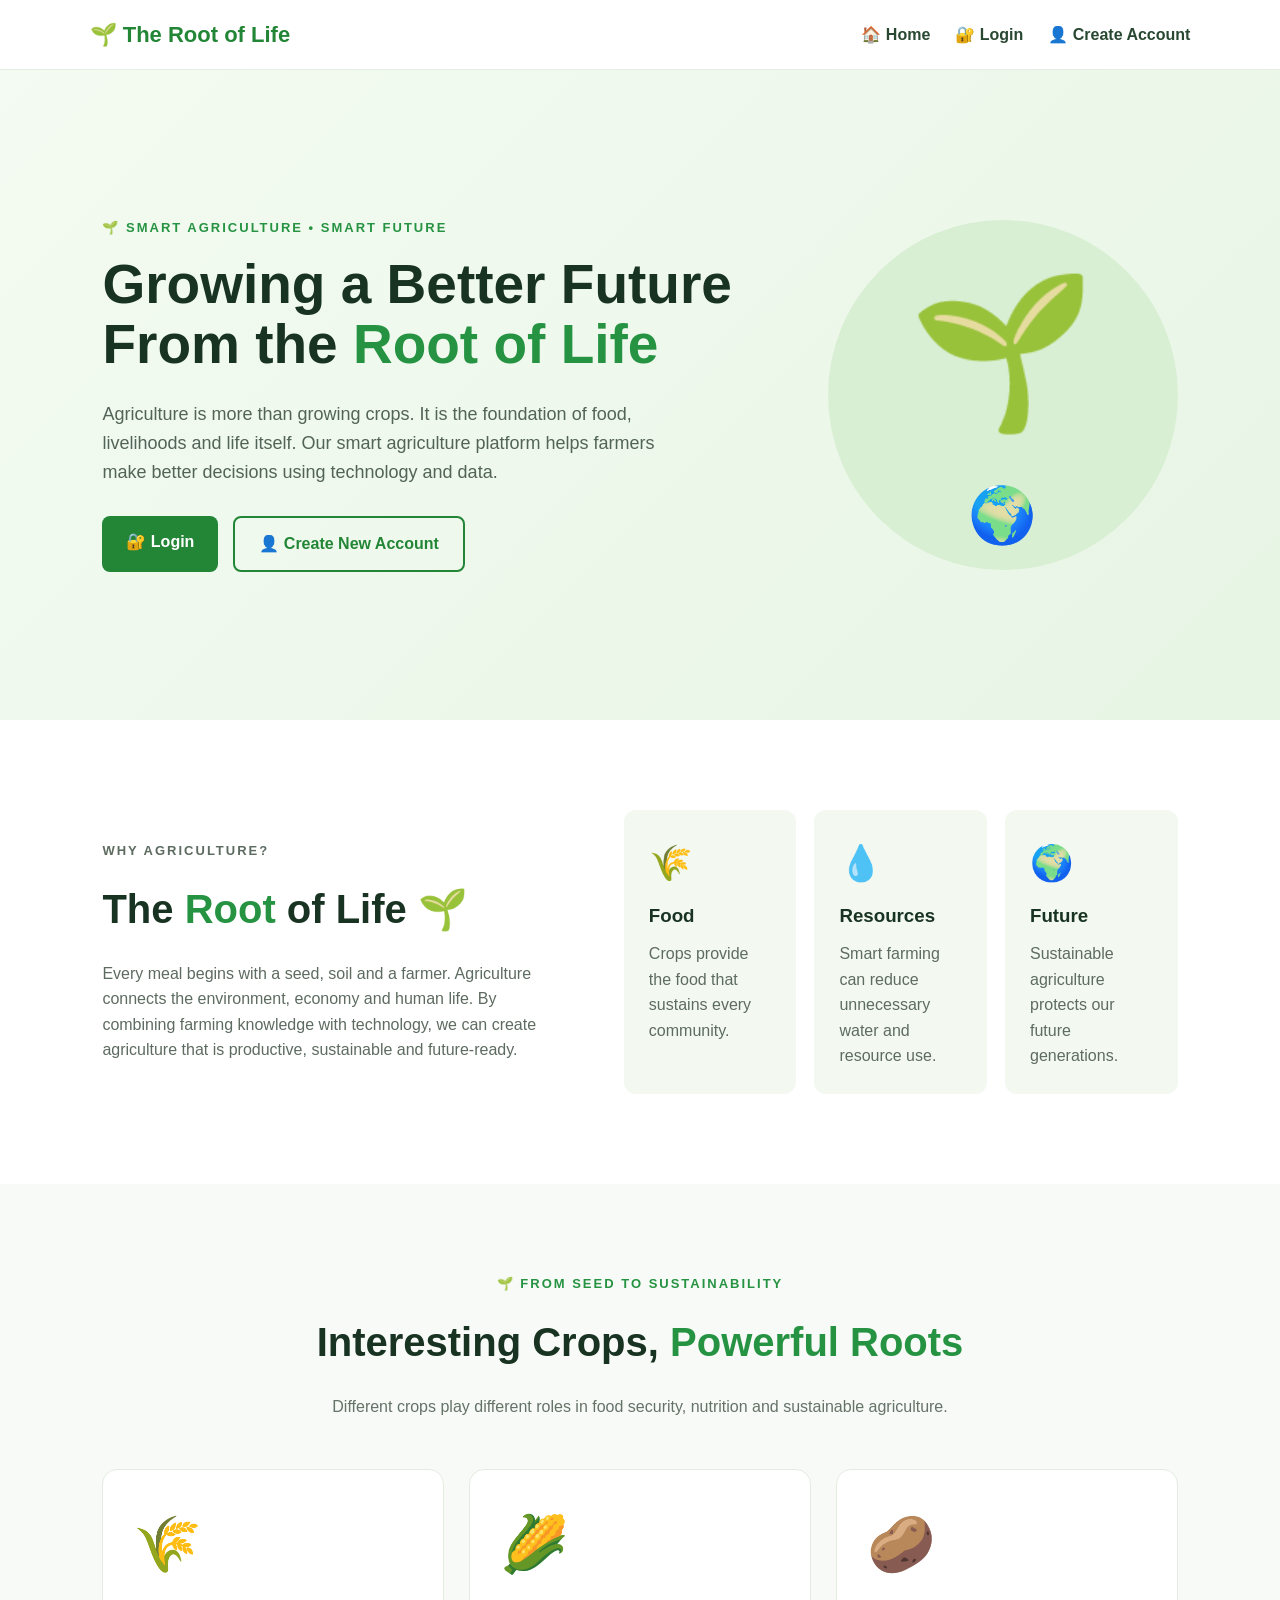
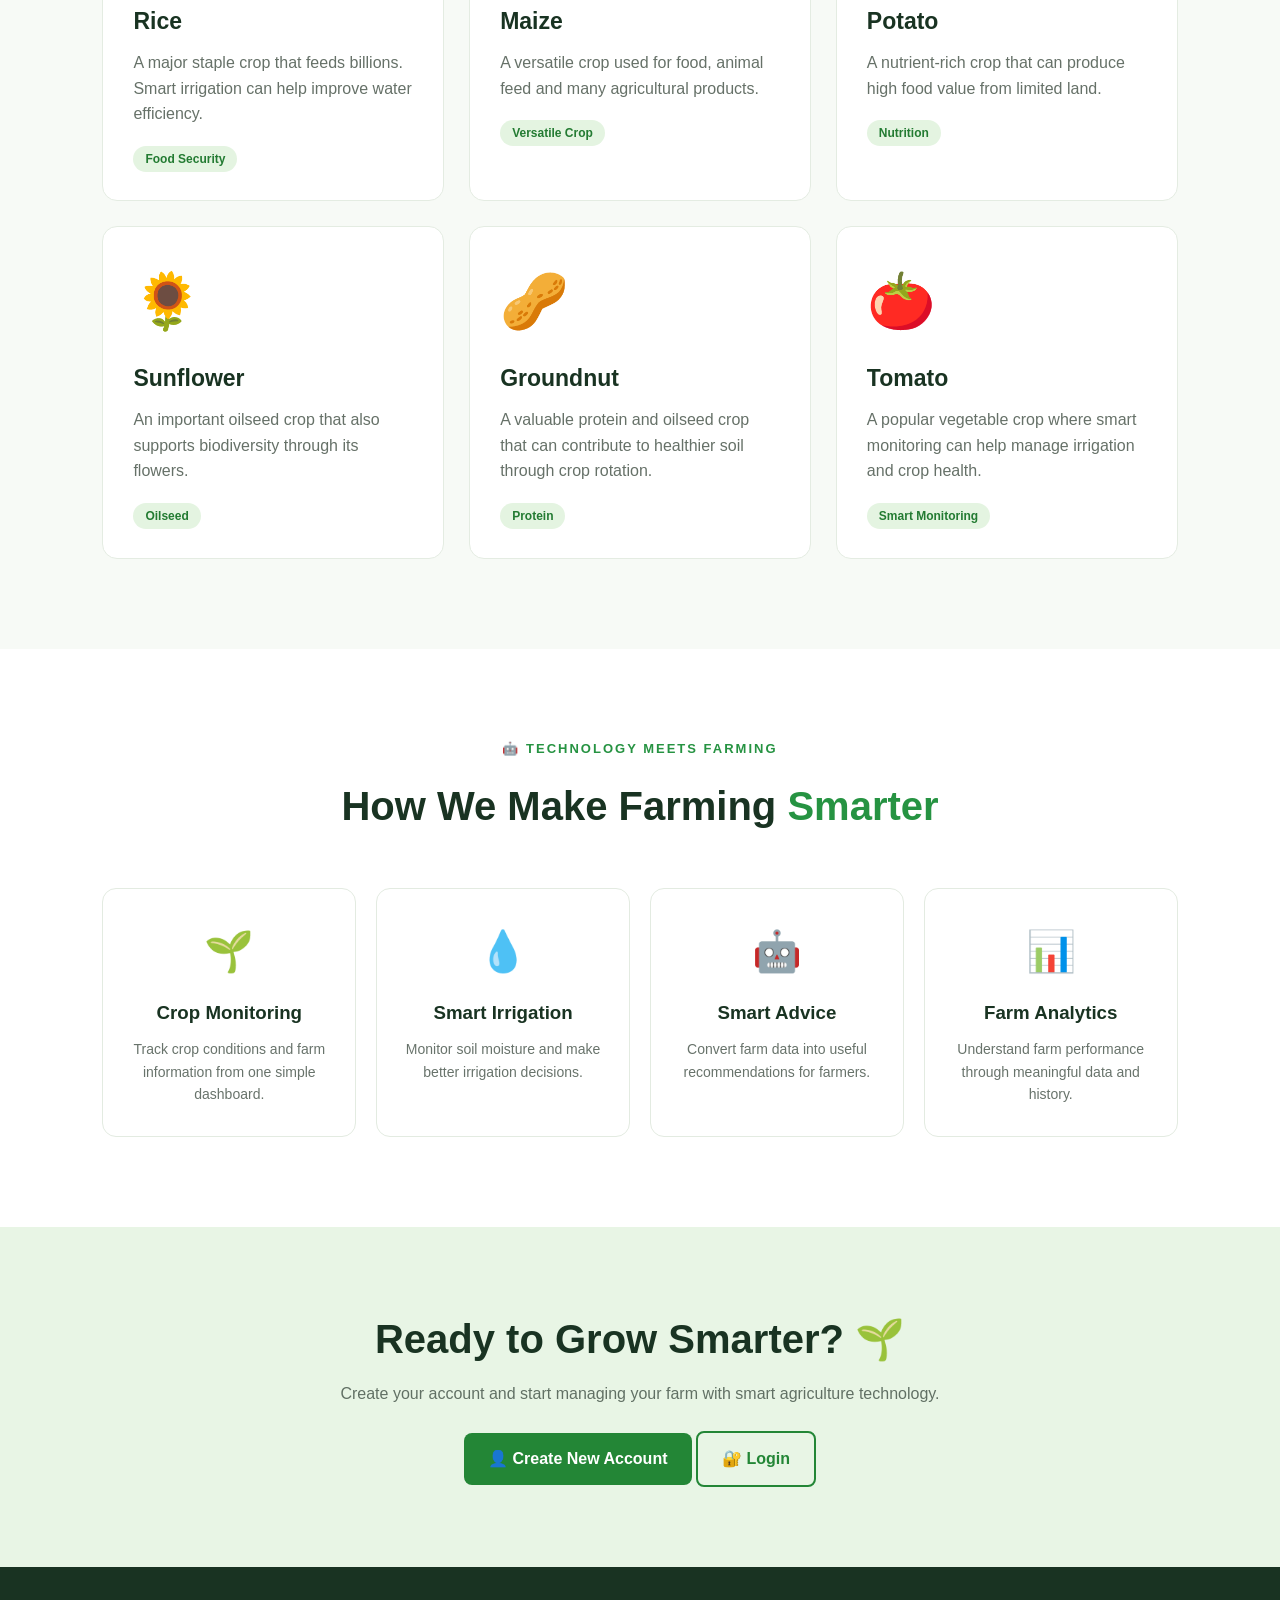
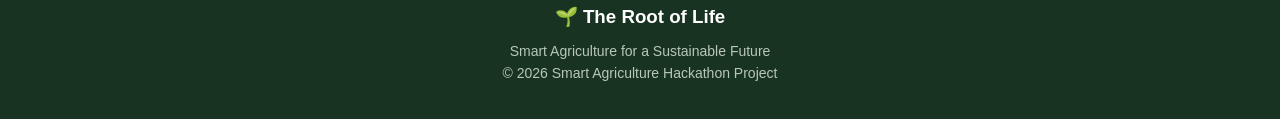
<file: index.html>
<!DOCTYPE html>
<html lang="en">

<head>
    <meta charset="UTF-8">
    <meta name="viewport" content="width=device-width, initial-scale=1.0">

    <title>The Root of Life | Smart Agriculture</title>

    <link rel="stylesheet" href="style.css">
</head>

<body>

    <!-- =========================
         NAVBAR
    ========================== -->

    <header>

        <div class="logo">
            🌱 The Root of Life
        </div>

        <nav>

            <a href="index.html">
                🏠 Home
            </a>

            <a href="login.html" class="nav-login">
                🔐 Login
            </a>

            <a href="signup.html" class="nav-signup">
                👤 Create Account
            </a>

        </nav>

    </header>


    <!-- =========================
         HERO SECTION
    ========================== -->

    <section class="hero">

        <div class="hero-text">

            <p class="tagline">
                🌱 SMART AGRICULTURE • SMART FUTURE
            </p>

            <h1>
                Growing a Better Future
                <br>
                From the <span>Root of Life</span>
            </h1>

            <p>
                Agriculture is more than growing crops.
                It is the foundation of food, livelihoods and life itself.
                Our smart agriculture platform helps farmers make
                better decisions using technology and data.
            </p>


            <!-- HERO BUTTONS -->

            <div class="buttons">

                <a href="login.html" class="btn primary">
                    🔐 Login
                </a>

                <a href="signup.html" class="btn secondary">
                    👤 Create New Account
                </a>

            </div>

        </div>


        <!-- HERO VISUAL -->

        <div class="hero-visual">

            <div class="plant">
                🌱
            </div>

            <div class="soil">
                🌍
            </div>

        </div>

    </section>


    <!-- =========================
         ROOT OF LIFE SECTION
    ========================== -->

    <section class="root-section">

        <div>

            <p class="small-title">
                WHY AGRICULTURE?
            </p>

            <h2>
                The <span>Root</span> of Life 🌱
            </h2>

            <p>
                Every meal begins with a seed, soil and a farmer.
                Agriculture connects the environment, economy and
                human life. By combining farming knowledge with
                technology, we can create agriculture that is
                productive, sustainable and future-ready.
            </p>

        </div>


        <div class="root-cards">

            <!-- FOOD -->

            <div class="root-card">

                <span>🌾</span>

                <h3>
                    Food
                </h3>

                <p>
                    Crops provide the food that sustains every community.
                </p>

            </div>


            <!-- RESOURCES -->

            <div class="root-card">

                <span>💧</span>

                <h3>
                    Resources
                </h3>

                <p>
                    Smart farming can reduce unnecessary water
                    and resource use.
                </p>

            </div>


            <!-- FUTURE -->

            <div class="root-card">

                <span>🌍</span>

                <h3>
                    Future
                </h3>

                <p>
                    Sustainable agriculture protects our future
                    generations.
                </p>

            </div>

        </div>

    </section>


    <!-- =========================
         CROPS SECTION
    ========================== -->

    <section id="crops" class="crops-section">

        <div class="section-heading">

            <p class="small-title">
                🌱 FROM SEED TO SUSTAINABILITY
            </p>

            <h2>
                Interesting Crops,
                <span>Powerful Roots</span>
            </h2>

            <p>
                Different crops play different roles in food security,
                nutrition and sustainable agriculture.
            </p>

        </div>


        <div class="crop-grid">


            <!-- RICE -->

            <div class="crop-card">

                <div class="crop-icon">
                    🌾
                </div>

                <h3>
                    Rice
                </h3>

                <p>
                    A major staple crop that feeds billions.
                    Smart irrigation can help improve water efficiency.
                </p>

                <span class="crop-tag">
                    Food Security
                </span>

            </div>


            <!-- MAIZE -->

            <div class="crop-card">

                <div class="crop-icon">
                    🌽
                </div>

                <h3>
                    Maize
                </h3>

                <p>
                    A versatile crop used for food, animal feed
                    and many agricultural products.
                </p>

                <span class="crop-tag">
                    Versatile Crop
                </span>

            </div>


            <!-- POTATO -->

            <div class="crop-card">

                <div class="crop-icon">
                    🥔
                </div>

                <h3>
                    Potato
                </h3>

                <p>
                    A nutrient-rich crop that can produce high
                    food value from limited land.
                </p>

                <span class="crop-tag">
                    Nutrition
                </span>

            </div>


            <!-- SUNFLOWER -->

            <div class="crop-card">

                <div class="crop-icon">
                    🌻
                </div>

                <h3>
                    Sunflower
                </h3>

                <p>
                    An important oilseed crop that also supports
                    biodiversity through its flowers.
                </p>

                <span class="crop-tag">
                    Oilseed
                </span>

            </div>


            <!-- GROUNDNUT -->

            <div class="crop-card">

                <div class="crop-icon">
                    🥜
                </div>

                <h3>
                    Groundnut
                </h3>

                <p>
                    A valuable protein and oilseed crop that can
                    contribute to healthier soil through crop rotation.
                </p>

                <span class="crop-tag">
                    Protein
                </span>

            </div>


            <!-- TOMATO -->

            <div class="crop-card">

                <div class="crop-icon">
                    🍅
                </div>

                <h3>
                    Tomato
                </h3>

                <p>
                    A popular vegetable crop where smart monitoring
                    can help manage irrigation and crop health.
                </p>

                <span class="crop-tag">
                    Smart Monitoring
                </span>

            </div>

        </div>

    </section>


    <!-- =========================
         SMART AGRICULTURE
    ========================== -->

    <section class="smart-section">

        <div class="section-heading">

            <p class="small-title">
                🤖 TECHNOLOGY MEETS FARMING
            </p>

            <h2>
                How We Make Farming
                <span>Smarter</span>
            </h2>

        </div>


        <div class="feature-grid">


            <!-- CROP MONITORING -->

            <div class="feature">

                <div>
                    🌱
                </div>

                <h3>
                    Crop Monitoring
                </h3>

                <p>
                    Track crop conditions and farm information
                    from one simple dashboard.
                </p>

            </div>


            <!-- IRRIGATION -->

            <div class="feature">

                <div>
                    💧
                </div>

                <h3>
                    Smart Irrigation
                </h3>

                <p>
                    Monitor soil moisture and make better
                    irrigation decisions.
                </p>

            </div>


            <!-- SMART ADVICE -->

            <div class="feature">

                <div>
                    🤖
                </div>

                <h3>
                    Smart Advice
                </h3>

                <p>
                    Convert farm data into useful recommendations
                    for farmers.
                </p>

            </div>


            <!-- FARM ANALYTICS -->

            <div class="feature">

                <div>
                    📊
                </div>

                <h3>
                    Farm Analytics
                </h3>

                <p>
                    Understand farm performance through meaningful
                    data and history.
                </p>

            </div>

        </div>

    </section>


    <!-- =========================
         CALL TO ACTION
    ========================== -->

    <section class="cta">

        <h2>
            Ready to Grow Smarter? 🌱
        </h2>

        <p>
            Create your account and start managing your farm
            with smart agriculture technology.
        </p>

        <a href="signup.html" class="btn primary">
            👤 Create New Account
        </a>

        <a href="login.html" class="btn secondary">
            🔐 Login
        </a>

    </section>


    <!-- =========================
         FOOTER
    ========================== -->

    <footer>

        <h3>
            🌱 The Root of Life
        </h3>

        <p>
            Smart Agriculture for a Sustainable Future
        </p>

        <p>
            © 2026 Smart Agriculture Hackathon Project
        </p>

    </footer>


</body>

</html>
</file>
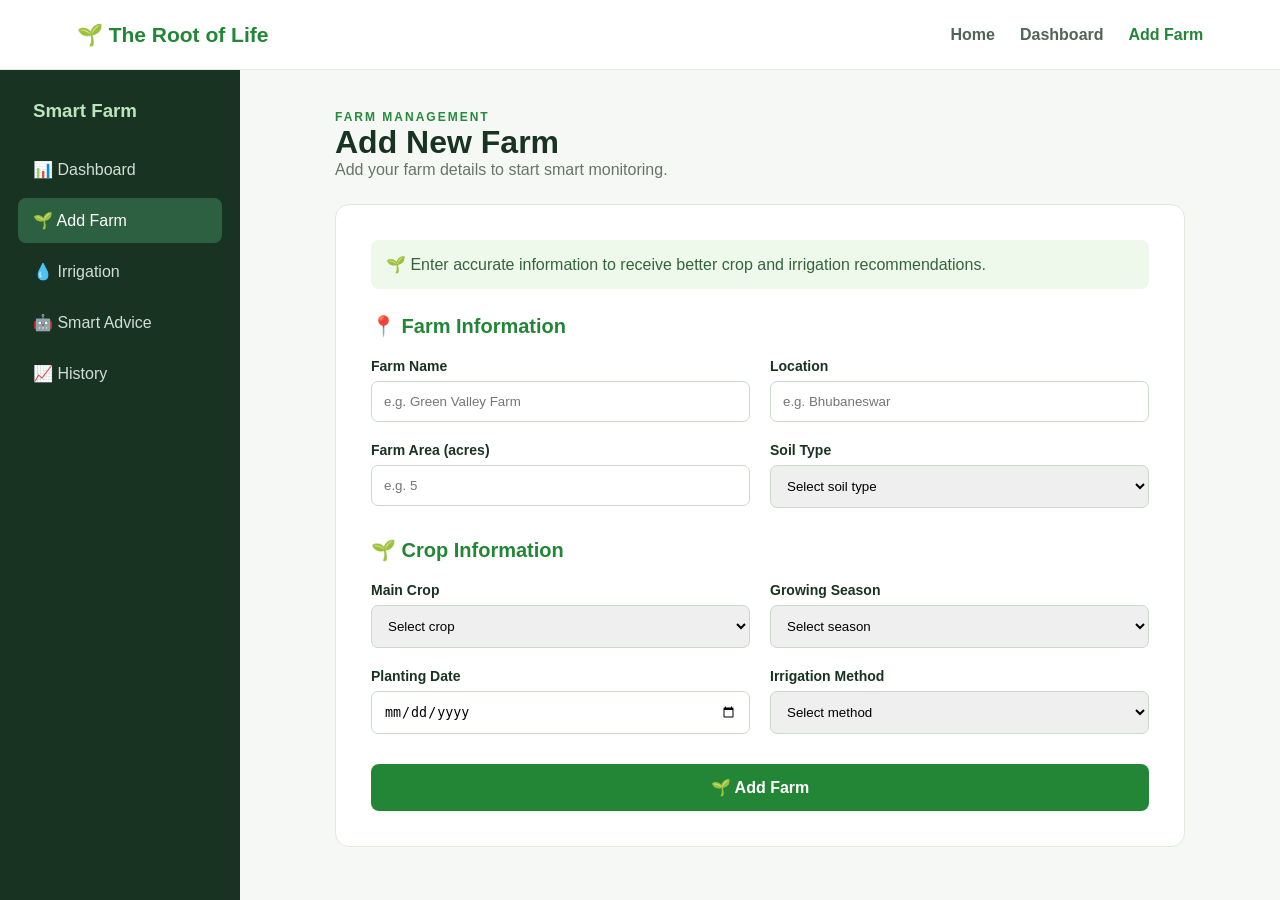
<file: add-farm.html>
<!DOCTYPE html>
<html lang="en">
<head>
    <meta charset="UTF-8">
    <meta name="viewport" content="width=device-width, initial-scale=1.0">
    <title>Add Farm | The Root of Life</title>
    <link rel="stylesheet" href="dashboard.css">

    <style>
        .form-container {
            max-width: 850px;
            margin: auto;
        }

        .form-box {
            background: white;
            padding: 35px;
            border-radius: 14px;
            border: 1px solid #e1e9df;
        }

        .form-section {
            margin-bottom: 30px;
        }

        .form-section h2 {
            font-size: 20px;
            margin-bottom: 20px;
            color: #238636;
        }

        .form-grid {
            display: grid;
            grid-template-columns: 1fr 1fr;
            gap: 20px;
        }

        .input-group label {
            display: block;
            margin-bottom: 7px;
            font-weight: bold;
            font-size: 14px;
        }

        .input-group input,
        .input-group select {
            width: 100%;
            padding: 12px;
            border: 1px solid #ccd8cc;
            border-radius: 7px;
            outline: none;
        }

        .input-group input:focus,
        .input-group select:focus {
            border-color: #238636;
        }

        .submit-btn {
            width: 100%;
            border: none;
            background: #238636;
            color: white;
            padding: 14px;
            border-radius: 8px;
            font-weight: bold;
            font-size: 16px;
            cursor: pointer;
        }

        .submit-btn:hover {
            background: #17672a;
        }

        .info-box {
            background: #eef8eb;
            padding: 15px;
            border-radius: 8px;
            margin-bottom: 25px;
            color: #35633c;
        }

        @media(max-width:600px) {
            .form-grid {
                grid-template-columns: 1fr;
            }

            .form-box {
                padding: 20px;
            }
        }
    </style>
</head>

<body>

<header class="topbar">
    <div class="logo">🌱 The Root of Life</div>

    <nav>
        <a href="index.html">Home</a>
        <a href="dashboard.html">Dashboard</a>
        <a href="add-farm.html" class="active">Add Farm</a>
    </nav>
</header>

<div class="dashboard-layout">

    <aside class="sidebar">
        <h3>Smart Farm</h3>

        <a href="dashboard.html">📊 Dashboard</a>
        <a href="add-farm.html" class="side-active">🌱 Add Farm</a>
        <a href="irrigation.html">💧 Irrigation</a>
        <a href="smart-advice.html">🤖 Smart Advice</a>
        <a href="history.html">📈 History</a>
    </aside>

    <main class="main-content">

        <div class="form-container">

            <p class="small-title">FARM MANAGEMENT</p>
            <h1>Add New Farm</h1>
            <p style="color:#68746b; margin-bottom:25px;">
                Add your farm details to start smart monitoring.
            </p>

            <div class="form-box">

                <div class="info-box">
                    🌱 Enter accurate information to receive better
                    crop and irrigation recommendations.
                </div>

                <form>

                    <div class="form-section">

                        <h2>📍 Farm Information</h2>

                        <div class="form-grid">

                            <div class="input-group">
                                <label>Farm Name</label>
                                <input type="text"
                                       placeholder="e.g. Green Valley Farm">
                            </div>

                            <div class="input-group">
                                <label>Location</label>
                                <input type="text"
                                       placeholder="e.g. Bhubaneswar">
                            </div>

                            <div class="input-group">
                                <label>Farm Area (acres)</label>
                                <input type="number"
                                       placeholder="e.g. 5">
                            </div>

                            <div class="input-group">
                                <label>Soil Type</label>
                                <select>
                                    <option>Select soil type</option>
                                    <option>Alluvial Soil</option>
                                    <option>Black Soil</option>
                                    <option>Red Soil</option>
                                    <option>Loamy Soil</option>
                                    <option>Sandy Soil</option>
                                </select>
                            </div>

                        </div>

                    </div>

                    <div class="form-section">

                        <h2>🌱 Crop Information</h2>

                        <div class="form-grid">

                            <div class="input-group">
                                <label>Main Crop</label>

                                <select>
                                    <option>Select crop</option>
                                    <option>Rice</option>
                                    <option>Wheat</option>
                                    <option>Maize</option>
                                    <option>Potato</option>
                                    <option>Tomato</option>
                                    <option>Groundnut</option>
                                    <option>Sunflower</option>
                                </select>
                            </div>

                            <div class="input-group">
                                <label>Growing Season</label>

                                <select>
                                    <option>Select season</option>
                                    <option>Kharif</option>
                                    <option>Rabi</option>
                                    <option>Zaid</option>
                                </select>
                            </div>

                            <div class="input-group">
                                <label>Planting Date</label>
                                <input type="date">
                            </div>

                            <div class="input-group">
                                <label>Irrigation Method</label>

                                <select>
                                    <option>Select method</option>
                                    <option>Drip Irrigation</option>
                                    <option>Sprinkler</option>
                                    <option>Flood Irrigation</option>
                                    <option>Rainfed</option>
                                </select>
                            </div>

                        </div>

                    </div>

                    <button type="button" class="submit-btn">
                        🌱 Add Farm
                    </button>

                </form>

            </div>

        </div>

    </main>

</div>

</body>
</html>
</file>
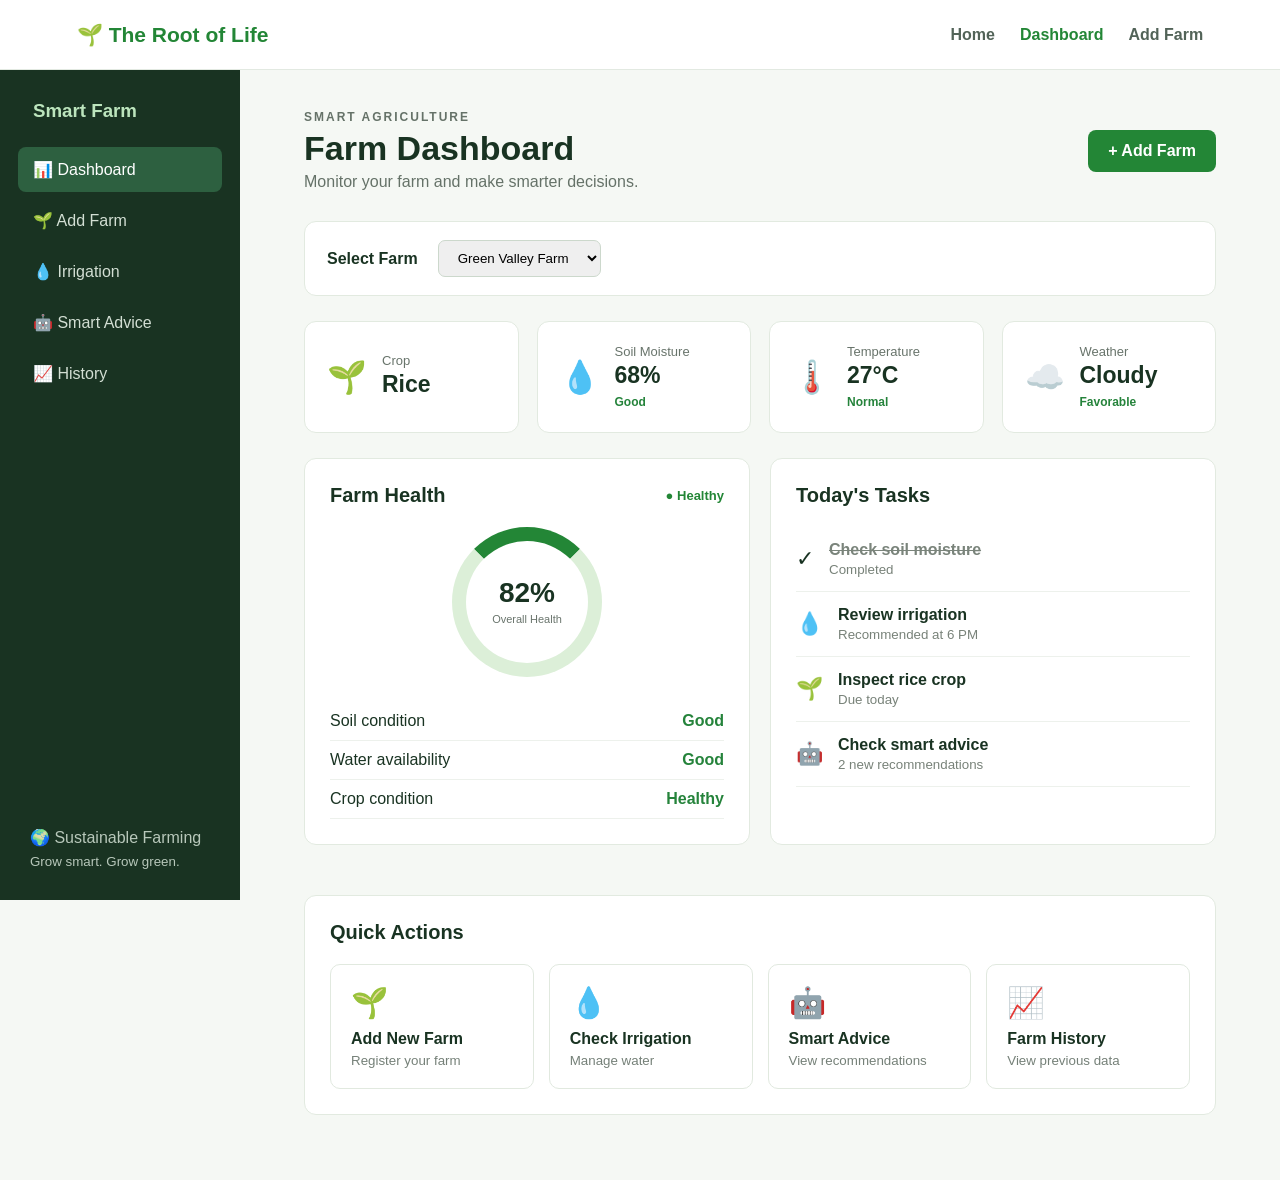
<file: dashboard.html>
<!DOCTYPE html>
<html lang="en">
<head>
    <meta charset="UTF-8">
    <meta name="viewport" content="width=device-width, initial-scale=1.0">
    <title>Dashboard | The Root of Life</title>
    <link rel="stylesheet" href="dashboard.css">
</head>

<body>

<header class="topbar">
    <div class="logo">🌱 The Root of Life</div>

    <nav>
        <a href="index.html">Home</a>
        <a href="dashboard.html" class="active">Dashboard</a>
        <a href="add-farm.html">Add Farm</a>
    </nav>
</header>

<div class="dashboard-layout">

    <!-- SIDEBAR -->
    <aside class="sidebar">

        <h3>Smart Farm</h3>

        <a href="dashboard.html" class="side-active">📊 Dashboard</a>
        <a href="add-farm.html">🌱 Add Farm</a>
        <a href="irrigation.html">💧 Irrigation</a>
        <a href="smart-advice.html">🤖 Smart Advice</a>
        <a href="history.html">📈 History</a>

        <div class="sidebar-bottom">
            <p>🌍 Sustainable Farming</p>
            <small>Grow smart. Grow green.</small>
        </div>

    </aside>

    <!-- MAIN -->
    <main class="main-content">

        <div class="welcome">
            <div>
                <p class="small-title">SMART AGRICULTURE</p>
                <h1>Farm Dashboard</h1>
                <p>Monitor your farm and make smarter decisions.</p>
            </div>

            <a href="add-farm.html" class="add-btn">+ Add Farm</a>
        </div>

        <!-- FARM SELECTOR -->
        <div class="farm-selector">
            <label>Select Farm</label>
            <select>
                <option>Green Valley Farm</option>
                <option>Sunrise Farm</option>
                <option>Root Life Farm</option>
            </select>
        </div>

        <!-- STATS -->
        <section class="stats-grid">

            <div class="stat-card">
                <div class="stat-icon">🌱</div>
                <div>
                    <p>Crop</p>
                    <h2>Rice</h2>
                </div>
            </div>

            <div class="stat-card">
                <div class="stat-icon">💧</div>
                <div>
                    <p>Soil Moisture</p>
                    <h2>68%</h2>
                    <span class="good">Good</span>
                </div>
            </div>

            <div class="stat-card">
                <div class="stat-icon">🌡️</div>
                <div>
                    <p>Temperature</p>
                    <h2>27°C</h2>
                    <span class="good">Normal</span>
                </div>
            </div>

            <div class="stat-card">
                <div class="stat-icon">☁️</div>
                <div>
                    <p>Weather</p>
                    <h2>Cloudy</h2>
                    <span class="good">Favorable</span>
                </div>
            </div>

        </section>

        <!-- MIDDLE SECTION -->
        <section class="dashboard-grid">

            <div class="panel">
                <div class="panel-title">
                    <h2>Farm Health</h2>
                    <span class="status">● Healthy</span>
                </div>

                <div class="health-circle">
                    <div>
                        <strong>82%</strong>
                        <span>Overall Health</span>
                    </div>
                </div>

                <div class="health-details">
                    <p><span>Soil condition</span><b>Good</b></p>
                    <p><span>Water availability</span><b>Good</b></p>
                    <p><span>Crop condition</span><b>Healthy</b></p>
                </div>
            </div>

            <div class="panel">
                <div class="panel-title">
                    <h2>Today's Tasks</h2>
                </div>

                <div class="task completed">
                    <span>✓</span>
                    <div>
                        <b>Check soil moisture</b>
                        <small>Completed</small>
                    </div>
                </div>

                <div class="task">
                    <span>💧</span>
                    <div>
                        <b>Review irrigation</b>
                        <small>Recommended at 6 PM</small>
                    </div>
                </div>

                <div class="task">
                    <span>🌱</span>
                    <div>
                        <b>Inspect rice crop</b>
                        <small>Due today</small>
                    </div>
                </div>

                <div class="task">
                    <span>🤖</span>
                    <div>
                        <b>Check smart advice</b>
                        <small>2 new recommendations</small>
                    </div>
                </div>
            </div>

        </section>

        <!-- QUICK ACTIONS -->
        <section class="panel">
            <div class="panel-title">
                <h2>Quick Actions</h2>
            </div>

            <div class="quick-actions">

                <a href="add-farm.html">
                    <span>🌱</span>
                    <b>Add New Farm</b>
                    <small>Register your farm</small>
                </a>

                <a href="irrigation.html">
                    <span>💧</span>
                    <b>Check Irrigation</b>
                    <small>Manage water</small>
                </a>

                <a href="smart-advice.html">
                    <span>🤖</span>
                    <b>Smart Advice</b>
                    <small>View recommendations</small>
                </a>

                <a href="history.html">
                    <span>📈</span>
                    <b>Farm History</b>
                    <small>View previous data</small>
                </a>

            </div>
        </section>

    </main>
</div>

</body>
</html>
</file>
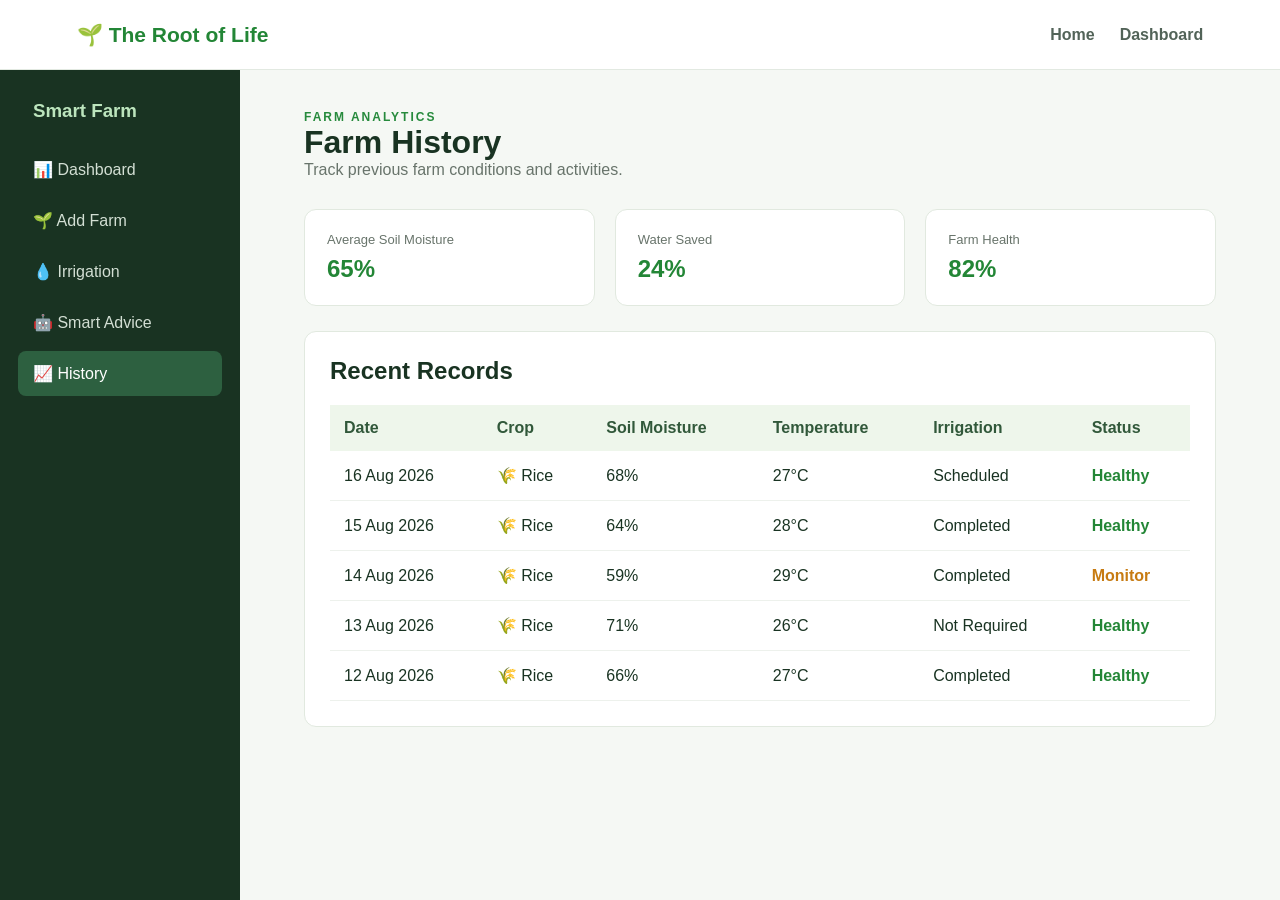
<file: history.html>
<!DOCTYPE html>
<html lang="en">
<head>
    <meta charset="UTF-8">
    <meta name="viewport" content="width=device-width, initial-scale=1.0">
    <title>History | The Root of Life</title>
    <link rel="stylesheet" href="dashboard.css">

    <style>
        .history-box {
            background: white;
            padding: 25px;
            border-radius: 12px;
            border: 1px solid #e1e9df;
            overflow-x: auto;
        }

        table {
            width: 100%;
            border-collapse: collapse;
            min-width: 650px;
        }

        th {
            text-align: left;
            background: #eef6eb;
            padding: 14px;
            color: #31583a;
        }

        td {
            padding: 15px 14px;
            border-bottom: 1px solid #edf1ec;
        }

        .good-status {
            color: #238636;
            font-weight: bold;
        }

        .warning-status {
            color: #c77b12;
            font-weight: bold;
        }

        .summary-grid {
            display: grid;
            grid-template-columns: repeat(3, 1fr);
            gap: 20px;
            margin-bottom: 25px;
        }

        .summary-card {
            background: white;
            padding: 22px;
            border: 1px solid #e1e9df;
            border-radius: 12px;
        }

        .summary-card p {
            color: #68746b;
            font-size: 13px;
        }

        .summary-card h2 {
            margin-top: 8px;
            color: #238636;
        }

        @media(max-width:700px) {
            .summary-grid {
                grid-template-columns: 1fr;
            }
        }
    </style>
</head>

<body>

<header class="topbar">
    <div class="logo">🌱 The Root of Life</div>

    <nav>
        <a href="index.html">Home</a>
        <a href="dashboard.html">Dashboard</a>
    </nav>
</header>

<div class="dashboard-layout">

    <aside class="sidebar">
        <h3>Smart Farm</h3>

        <a href="dashboard.html">📊 Dashboard</a>
        <a href="add-farm.html">🌱 Add Farm</a>
        <a href="irrigation.html">💧 Irrigation</a>
        <a href="smart-advice.html">🤖 Smart Advice</a>
        <a href="history.html" class="side-active">📈 History</a>
    </aside>

    <main class="main-content">

        <p class="small-title">FARM ANALYTICS</p>

        <h1>Farm History</h1>

        <p style="color:#68746b; margin-bottom:30px;">
            Track previous farm conditions and activities.
        </p>

        <!-- SUMMARY -->

        <div class="summary-grid">

            <div class="summary-card">
                <p>Average Soil Moisture</p>
                <h2>65%</h2>
            </div>

            <div class="summary-card">
                <p>Water Saved</p>
                <h2>24%</h2>
            </div>

            <div class="summary-card">
                <p>Farm Health</p>
                <h2>82%</h2>
            </div>

        </div>

        <!-- TABLE -->

        <div class="history-box">

            <h2 style="margin-bottom:20px;">
                Recent Records
            </h2>

            <table>

                <thead>
                    <tr>
                        <th>Date</th>
                        <th>Crop</th>
                        <th>Soil Moisture</th>
                        <th>Temperature</th>
                        <th>Irrigation</th>
                        <th>Status</th>
                    </tr>
                </thead>

                <tbody>

                    <tr>
                        <td>16 Aug 2026</td>
                        <td>🌾 Rice</td>
                        <td>68%</td>
                        <td>27°C</td>
                        <td>Scheduled</td>
                        <td class="good-status">Healthy</td>
                    </tr>

                    <tr>
                        <td>15 Aug 2026</td>
                        <td>🌾 Rice</td>
                        <td>64%</td>
                        <td>28°C</td>
                        <td>Completed</td>
                        <td class="good-status">Healthy</td>
                    </tr>

                    <tr>
                        <td>14 Aug 2026</td>
                        <td>🌾 Rice</td>
                        <td>59%</td>
                        <td>29°C</td>
                        <td>Completed</td>
                        <td class="warning-status">Monitor</td>
                    </tr>

                    <tr>
                        <td>13 Aug 2026</td>
                        <td>🌾 Rice</td>
                        <td>71%</td>
                        <td>26°C</td>
                        <td>Not Required</td>
                        <td class="good-status">Healthy</td>
                    </tr>

                    <tr>
                        <td>12 Aug 2026</td>
                        <td>🌾 Rice</td>
                        <td>66%</td>
                        <td>27°C</td>
                        <td>Completed</td>
                        <td class="good-status">Healthy</td>
                    </tr>

                </tbody>

            </table>

        </div>

    </main>

</div>

</body>
</html>
</file>
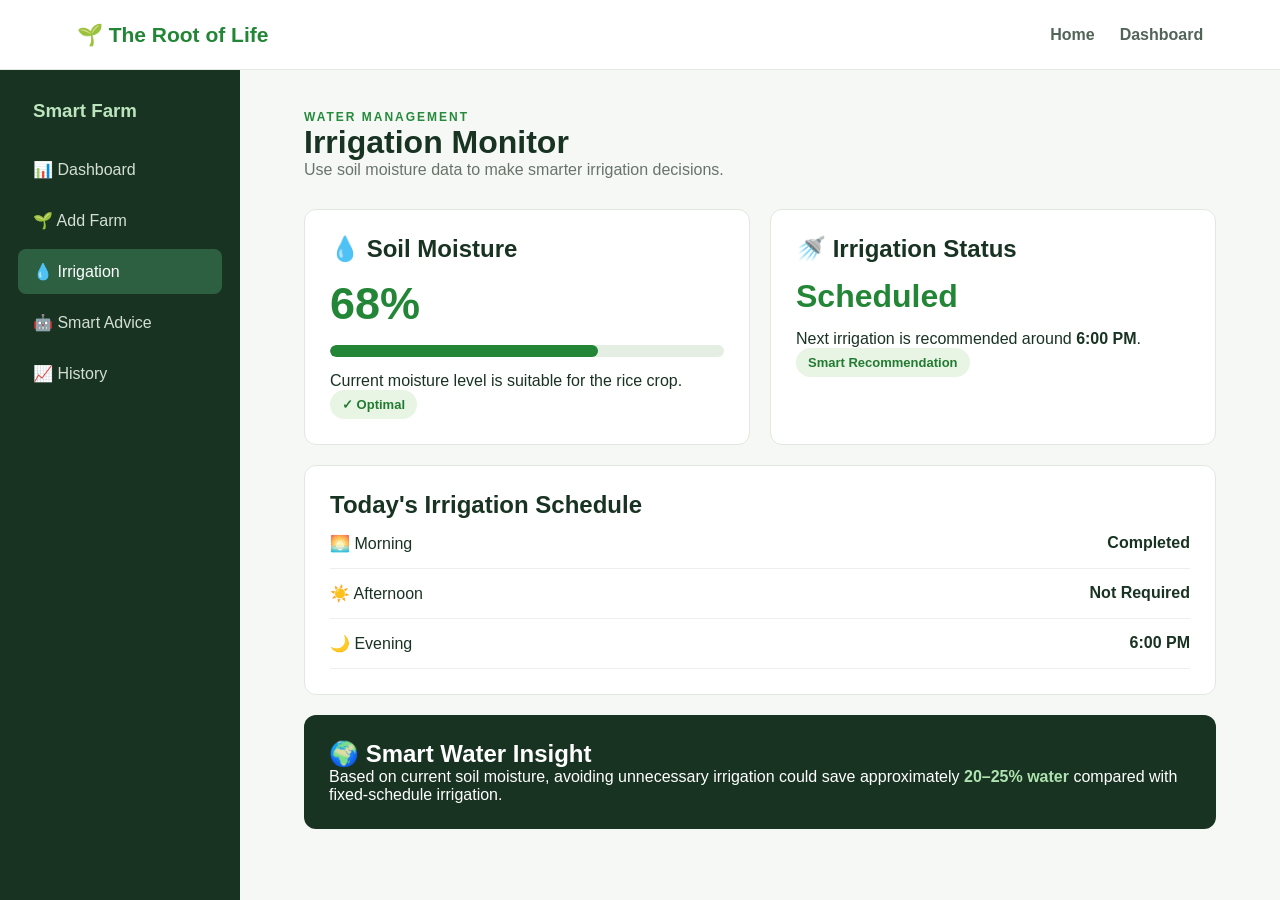
<file: irrigation.html>
<!DOCTYPE html>
<html lang="en">
<head>
    <meta charset="UTF-8">
    <meta name="viewport" content="width=device-width, initial-scale=1.0">
    <title>Irrigation | The Root of Life</title>
    <link rel="stylesheet" href="dashboard.css">

    <style>
        .irrigation-grid {
            display: grid;
            grid-template-columns: 1fr 1fr;
            gap: 20px;
        }

        .water-card {
            background: white;
            padding: 25px;
            border-radius: 12px;
            border: 1px solid #e1e9df;
        }

        .water-value {
            font-size: 45px;
            font-weight: bold;
            color: #238636;
            margin: 15px 0;
        }

        .progress {
            height: 12px;
            background: #e5eee3;
            border-radius: 20px;
            overflow: hidden;
        }

        .progress-bar {
            height: 100%;
            width: 68%;
            background: #238636;
            border-radius: 20px;
        }

        .irrigation-status {
            display: inline-block;
            background: #e8f5e5;
            color: #237b32;
            padding: 7px 12px;
            border-radius: 20px;
            font-size: 13px;
            font-weight: bold;
        }

        .schedule {
            background: white;
            padding: 25px;
            border-radius: 12px;
            border: 1px solid #e1e9df;
            margin-top: 20px;
        }

        .schedule-row {
            display: flex;
            justify-content: space-between;
            padding: 15px 0;
            border-bottom: 1px solid #edf1ec;
        }

        .water-saving {
            margin-top: 20px;
            background: #193322;
            color: white;
            padding: 25px;
            border-radius: 12px;
        }

        .water-saving span {
            color: #aee3af;
            font-weight: bold;
        }

        @media(max-width:700px) {
            .irrigation-grid {
                grid-template-columns: 1fr;
            }
        }
    </style>
</head>

<body>

<header class="topbar">
    <div class="logo">🌱 The Root of Life</div>

    <nav>
        <a href="index.html">Home</a>
        <a href="dashboard.html">Dashboard</a>
    </nav>
</header>

<div class="dashboard-layout">

    <aside class="sidebar">
        <h3>Smart Farm</h3>

        <a href="dashboard.html">📊 Dashboard</a>
        <a href="add-farm.html">🌱 Add Farm</a>
        <a href="irrigation.html" class="side-active">💧 Irrigation</a>
        <a href="smart-advice.html">🤖 Smart Advice</a>
        <a href="history.html">📈 History</a>
    </aside>

    <main class="main-content">

        <p class="small-title">WATER MANAGEMENT</p>

        <h1>Irrigation Monitor</h1>

        <p style="color:#68746b; margin-bottom:30px;">
            Use soil moisture data to make smarter irrigation decisions.
        </p>

        <div class="irrigation-grid">

            <div class="water-card">
                <h2>💧 Soil Moisture</h2>

                <div class="water-value">68%</div>

                <div class="progress">
                    <div class="progress-bar"></div>
                </div>

                <p style="margin-top:15px;">
                    Current moisture level is suitable for the rice crop.
                </p>

                <span class="irrigation-status">
                    ✓ Optimal
                </span>
            </div>

            <div class="water-card">
                <h2>🚿 Irrigation Status</h2>

                <div class="water-value" style="font-size:32px;">
                    Scheduled
                </div>

                <p>
                    Next irrigation is recommended around
                    <strong>6:00 PM</strong>.
                </p>

                <span class="irrigation-status">
                    Smart Recommendation
                </span>
            </div>

        </div>

        <div class="schedule">

            <h2>Today's Irrigation Schedule</h2>

            <div class="schedule-row">
                <span>🌅 Morning</span>
                <strong>Completed</strong>
            </div>

            <div class="schedule-row">
                <span>☀️ Afternoon</span>
                <strong>Not Required</strong>
            </div>

            <div class="schedule-row">
                <span>🌙 Evening</span>
                <strong>6:00 PM</strong>
            </div>

        </div>

        <div class="water-saving">

            <h2>🌍 Smart Water Insight</h2>

            <p>
                Based on current soil moisture, avoiding unnecessary
                irrigation could save approximately
                <span>20–25% water</span> compared with fixed-schedule
                irrigation.
            </p>

        </div>

    </main>
</div>

</body>
</html>
</file>
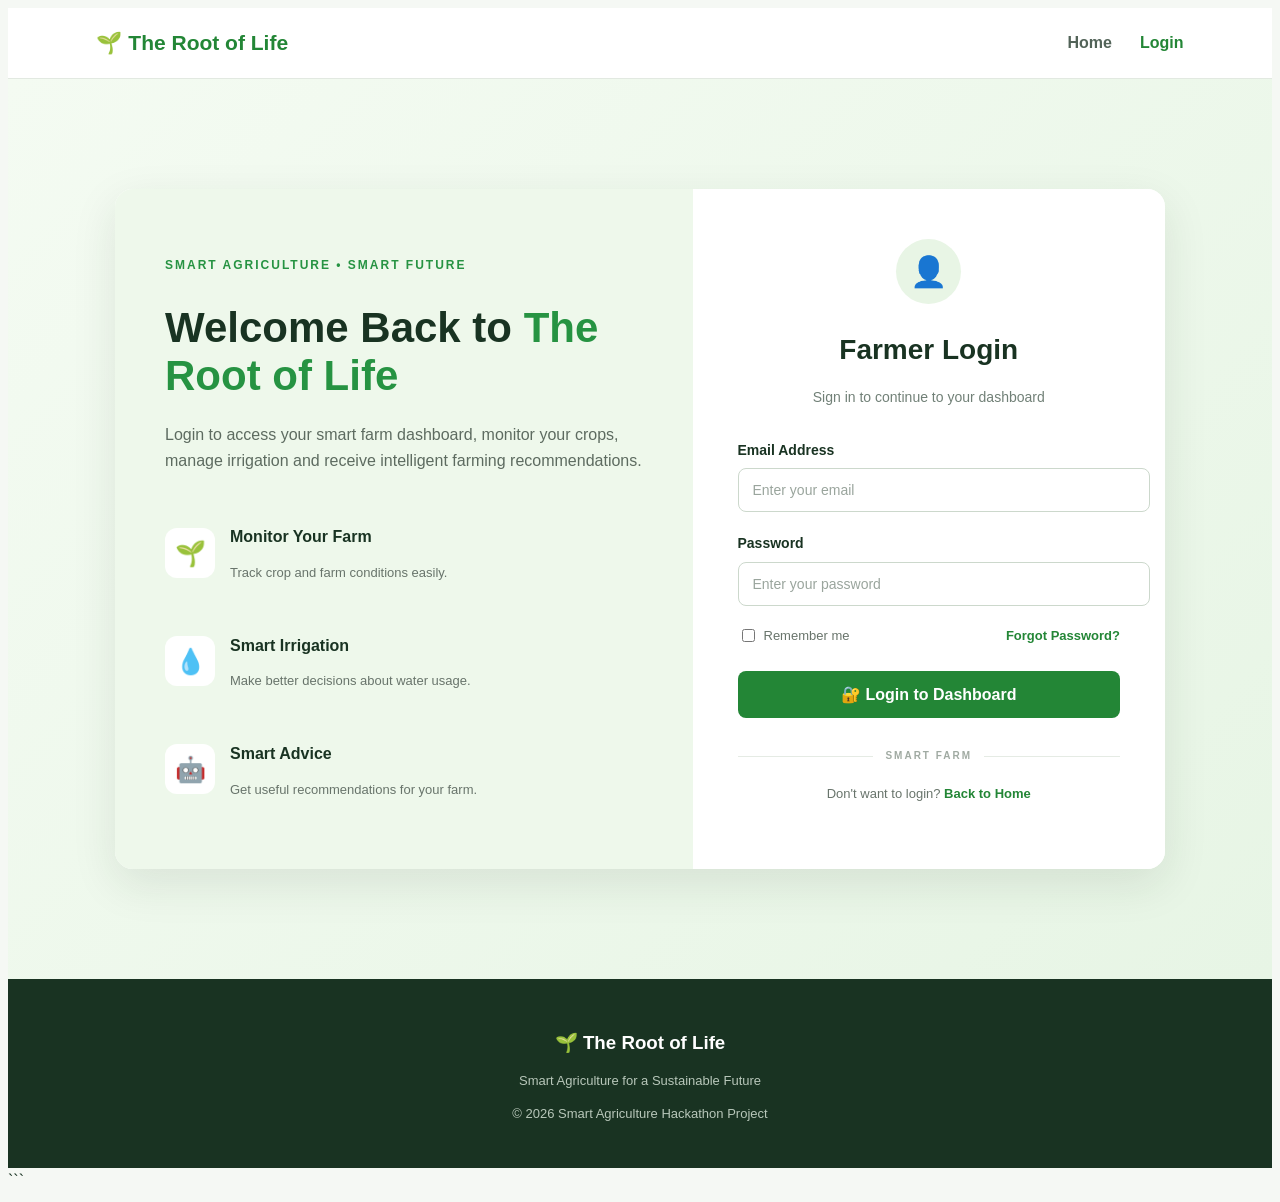
<file: login.html>
<!DOCTYPE html>
<html lang="en">
<head>
    <meta charset="UTF-8">
    <meta name="viewport" content="width=device-width, initial-scale=1.0">

    <title>Login | The Root of Life</title>

    <link rel="stylesheet" href="login.css">
</head>

<body>

    <!-- NAVBAR -->
    <header class="topbar">

        <div class="logo">
            🌱 The Root of Life
        </div>

        <nav>
            <a href="index.html">Home</a>
            <a href="login.html" class="active">Login</a>
        </nav>

    </header>


    <!-- LOGIN SECTION -->
    <main class="login-page">

        <div class="login-container">

            <!-- LEFT SIDE -->
            <div class="login-info">

                <p class="small-title">
                    SMART AGRICULTURE • SMART FUTURE
                </p>

                <h1>
                    Welcome Back to
                    <span>The Root of Life</span>
                </h1>

                <p class="description">
                    Login to access your smart farm dashboard,
                    monitor your crops, manage irrigation and
                    receive intelligent farming recommendations.
                </p>

                <div class="benefits">

                    <div class="benefit">
                        <span>🌱</span>
                        <div>
                            <h3>Monitor Your Farm</h3>
                            <p>Track crop and farm conditions easily.</p>
                        </div>
                    </div>

                    <div class="benefit">
                        <span>💧</span>
                        <div>
                            <h3>Smart Irrigation</h3>
                            <p>Make better decisions about water usage.</p>
                        </div>
                    </div>

                    <div class="benefit">
                        <span>🤖</span>
                        <div>
                            <h3>Smart Advice</h3>
                            <p>Get useful recommendations for your farm.</p>
                        </div>
                    </div>

                </div>

            </div>


            <!-- LOGIN BOX -->
            <div class="login-box">

                <div class="login-icon">
                    👤
                </div>

                <h2>Farmer Login</h2>

                <p class="login-subtitle">
                    Sign in to continue to your dashboard
                </p>


                <!-- LOGIN FORM -->
                <form action="dashboard.html" method="get">

                    <div class="input-group">

                        <label for="email">
                            Email Address
                        </label>

                        <input
                            type="email"
                            id="email"
                            name="email"
                            placeholder="Enter your email"
                            required
                        >

                    </div>


                    <div class="input-group">

                        <label for="password">
                            Password
                        </label>

                        <input
                            type="password"
                            id="password"
                            name="password"
                            placeholder="Enter your password"
                            required
                        >

                    </div>


                    <div class="login-options">

                        <label class="remember">
                            <input
                                type="checkbox"
                                name="remember"
                            >
                            Remember me
                        </label>

                        <a href="#" onclick="alert('Password recovery can be connected to the backend later.'); return false;">
                            Forgot Password?
                        </a>

                    </div>


                    <button type="submit" class="login-submit">
                        🔐 Login to Dashboard
                    </button>

                </form>


                <div class="divider">
                    <span>SMART FARM</span>
                </div>


                <p class="back-home">
                    Don't want to login?
                    <a href="index.html">Back to Home</a>
                </p>

            </div>

        </div>

    </main>


    <!-- FOOTER -->
    <footer>

        <h3>🌱 The Root of Life</h3>

        <p>
            Smart Agriculture for a Sustainable Future
        </p>

        <p>
            © 2026 Smart Agriculture Hackathon Project
        </p>

    </footer>

</body>
</html>
```
</file>
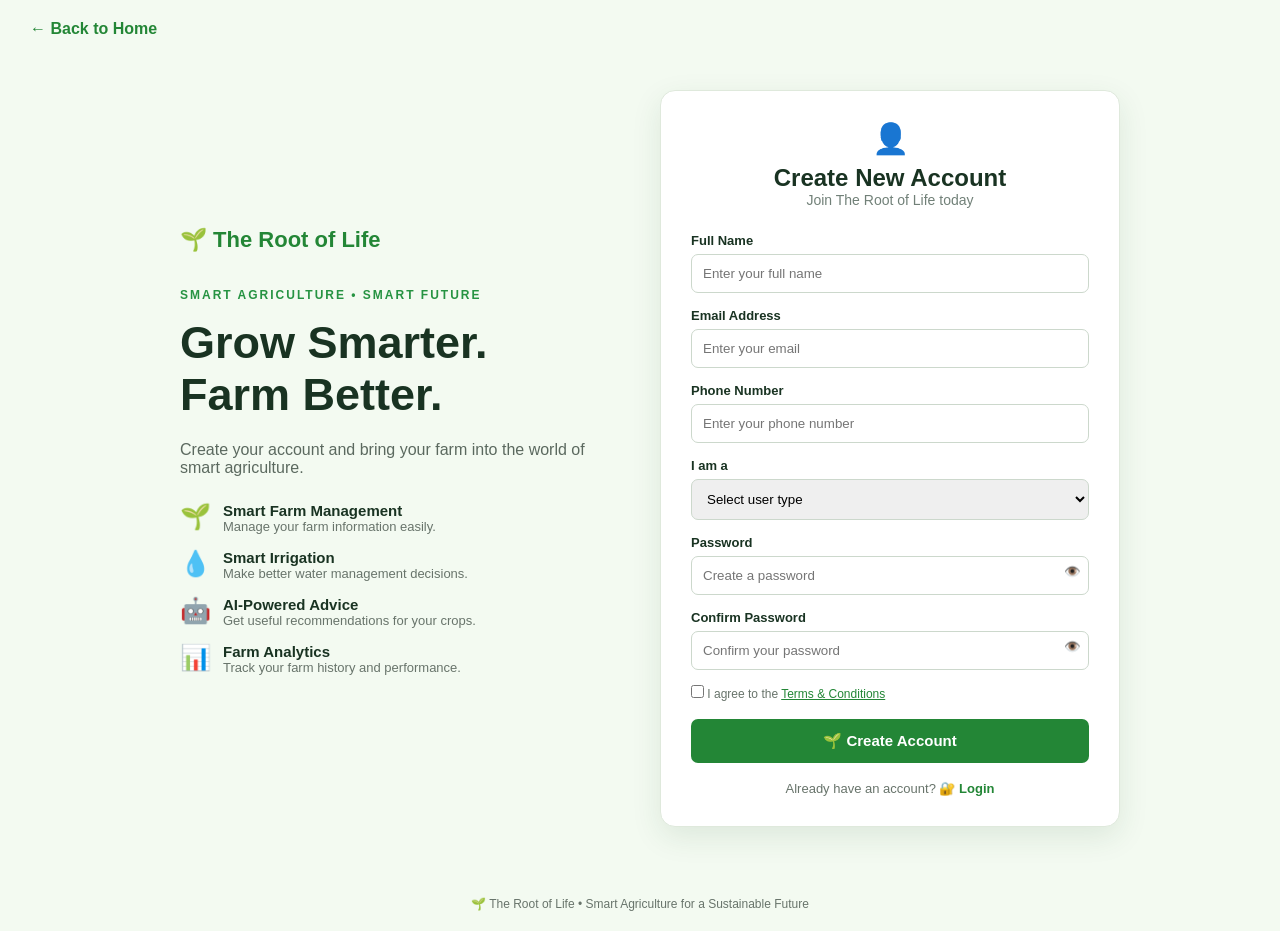
<file: signup.html>
<!DOCTYPE html>
<html lang="en">

<head>
    <meta charset="UTF-8">
    <meta name="viewport" content="width=device-width, initial-scale=1.0">

    <title>Create Account | The Root of Life</title>

    <link rel="stylesheet" href="signup.css">
</head>

<body>

    <!-- BACK TO HOME -->

    <a href="index.html" class="back-home">
        ← Back to Home
    </a>


    <!-- SIGNUP CONTAINER -->

    <div class="signup-container">

        <!-- LEFT SIDE -->

        <div class="signup-info">

            <div class="logo">
                🌱 The Root of Life
            </div>

            <p class="tagline">
                SMART AGRICULTURE • SMART FUTURE
            </p>

            <h1>
                Grow Smarter.<br>
                Farm Better.
            </h1>

            <p class="description">
                Create your account and bring your farm into
                the world of smart agriculture.
            </p>


            <div class="benefits">

                <div class="benefit">
                    <span>🌱</span>
                    <div>
                        <h3>Smart Farm Management</h3>
                        <p>Manage your farm information easily.</p>
                    </div>
                </div>


                <div class="benefit">
                    <span>💧</span>
                    <div>
                        <h3>Smart Irrigation</h3>
                        <p>Make better water management decisions.</p>
                    </div>
                </div>


                <div class="benefit">
                    <span>🤖</span>
                    <div>
                        <h3>AI-Powered Advice</h3>
                        <p>Get useful recommendations for your crops.</p>
                    </div>
                </div>


                <div class="benefit">
                    <span>📊</span>
                    <div>
                        <h3>Farm Analytics</h3>
                        <p>Track your farm history and performance.</p>
                    </div>
                </div>

            </div>

        </div>


        <!-- RIGHT SIDE -->

        <div class="signup-box">

            <div class="form-header">

                <div class="form-icon">
                    👤
                </div>

                <h2>
                    Create New Account
                </h2>

                <p>
                    Join The Root of Life today
                </p>

            </div>


            <!-- SIGNUP FORM -->

            <form id="signupForm">


                <!-- FULL NAME -->

                <div class="input-group">

                    <label for="fullName">
                        Full Name
                    </label>

                    <input
                        type="text"
                        id="fullName"
                        name="fullName"
                        placeholder="Enter your full name"
                        required
                    >

                </div>


                <!-- EMAIL -->

                <div class="input-group">

                    <label for="email">
                        Email Address
                    </label>

                    <input
                        type="email"
                        id="email"
                        name="email"
                        placeholder="Enter your email"
                        required
                    >

                </div>


                <!-- PHONE -->

                <div class="input-group">

                    <label for="phone">
                        Phone Number
                    </label>

                    <input
                        type="tel"
                        id="phone"
                        name="phone"
                        placeholder="Enter your phone number"
                        maxlength="10"
                        required
                    >

                </div>


                <!-- USER TYPE -->

                <div class="input-group">

                    <label for="userType">
                        I am a
                    </label>

                    <select
                        id="userType"
                        name="userType"
                        required
                    >

                        <option value="">
                            Select user type
                        </option>

                        <option value="farmer">
                            👨‍🌾 Farmer
                        </option>

                        <option value="student">
                            🎓 Student
                        </option>

                        <option value="agriculture_professional">
                            🌾 Agriculture Professional
                        </option>

                        <option value="other">
                            👤 Other
                        </option>

                    </select>

                </div>


                <!-- PASSWORD -->

                <div class="input-group">

                    <label for="password">
                        Password
                    </label>

                    <div class="password-box">

                        <input
                            type="password"
                            id="password"
                            name="password"
                            placeholder="Create a password"
                            required
                        >

                        <button
                            type="button"
                            class="show-password"
                            onclick="togglePassword('password', this)"
                        >
                            👁️
                        </button>

                    </div>

                </div>


                <!-- CONFIRM PASSWORD -->

                <div class="input-group">

                    <label for="confirmPassword">
                        Confirm Password
                    </label>

                    <div class="password-box">

                        <input
                            type="password"
                            id="confirmPassword"
                            name="confirmPassword"
                            placeholder="Confirm your password"
                            required
                        >

                        <button
                            type="button"
                            class="show-password"
                            onclick="togglePassword('confirmPassword', this)"
                        >
                            👁️
                        </button>

                    </div>

                </div>


                <!-- TERMS -->

                <div class="terms">

                    <label>

                        <input
                            type="checkbox"
                            id="terms"
                            required
                        >

                        <span>
                            I agree to the
                            <a href="#">Terms & Conditions</a>
                        </span>

                    </label>

                </div>


                <!-- CREATE ACCOUNT BUTTON -->

                <button
                    type="submit"
                    class="create-btn"
                >
                    🌱 Create Account
                </button>


            </form>


            <!-- LOGIN -->

            <div class="login-link">

                Already have an account?

                <a href="login.html">
                    🔐 Login
                </a>

            </div>

        </div>

    </div>


    <!-- FOOTER -->

    <footer>

        🌱 The Root of Life

        <span>•</span>

        Smart Agriculture for a Sustainable Future

    </footer>


    <!-- JAVASCRIPT -->

    <script>

        /* SHOW / HIDE PASSWORD */

        function togglePassword(inputId, button) {

            const input = document.getElementById(inputId);

            if (input.type === "password") {

                input.type = "text";

                button.textContent = "🙈";

            } else {

                input.type = "password";

                button.textContent = "👁️";

            }

        }


        /* PASSWORD VALIDATION */

        document
            .getElementById("signupForm")
            .addEventListener("submit", function(event) {

                event.preventDefault();

                const password =
                    document.getElementById("password").value;

                const confirmPassword =
                    document.getElementById("confirmPassword").value;


                if (password.length < 6) {

                    alert(
                        "Password must be at least 6 characters long."
                    );

                    return;

                }


                if (password !== confirmPassword) {

                    alert(
                        "Password and Confirm Password do not match."
                    );

                    return;

                }


                /*
                 * DATABASE CONNECTION WILL BE ADDED HERE.
                 *
                 * After we create the backend,
                 * this form will send the user's details
                 * to MySQL.
                 */


                alert(
                    "Account form is ready! Database connection will be added next."
                );

            });

    </script>

</body>

</html>
</file>
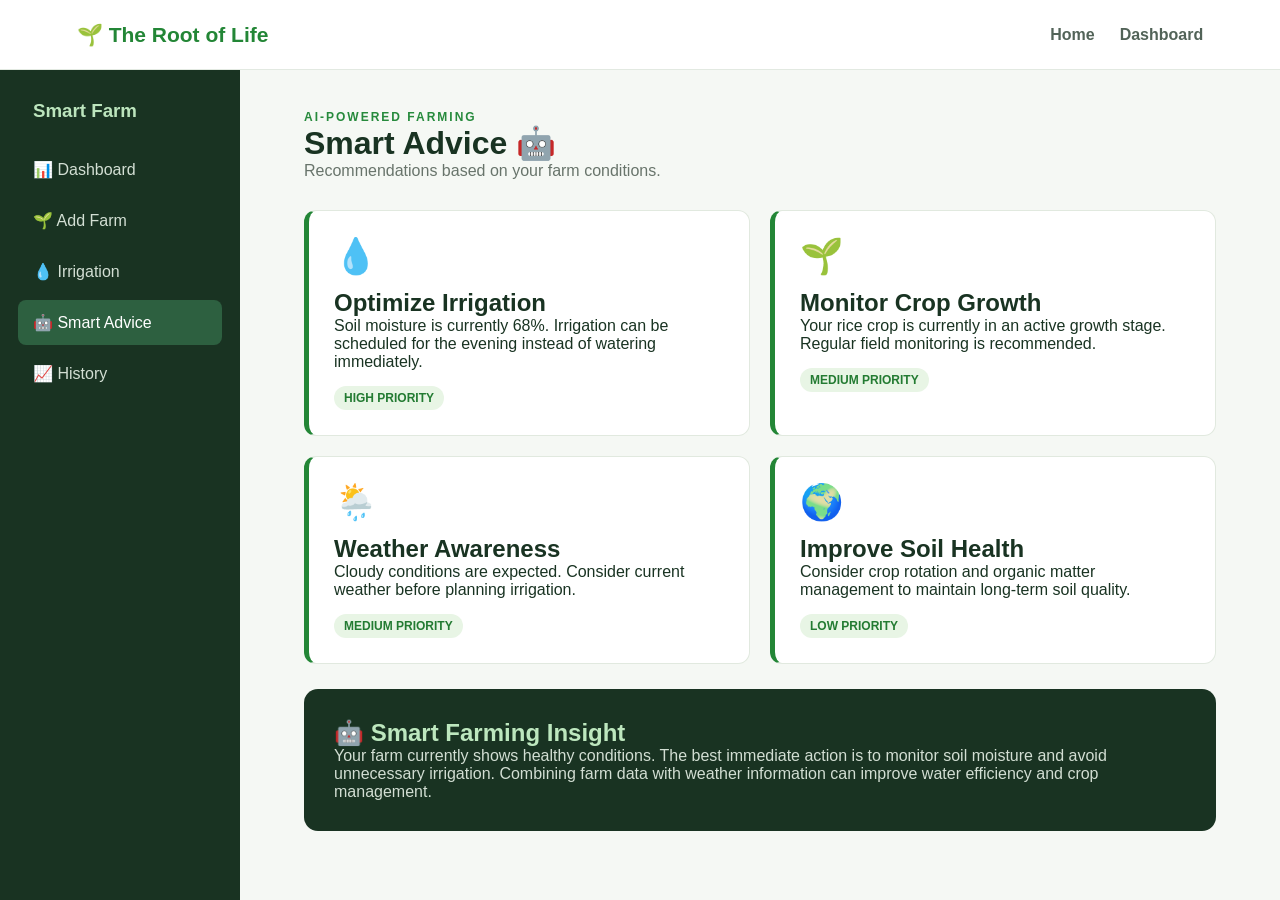
<file: smart-advice.html>
<!DOCTYPE html>
<html lang="en">
<head>
    <meta charset="UTF-8">
    <meta name="viewport" content="width=device-width, initial-scale=1.0">
    <title>Smart Advice | The Root of Life</title>
    <link rel="stylesheet" href="dashboard.css">

    <style>
        .advice-grid {
            display: grid;
            grid-template-columns: repeat(2, 1fr);
            gap: 20px;
        }

        .advice-card {
            background: white;
            padding: 25px;
            border-radius: 12px;
            border: 1px solid #e1e9df;
            border-left: 5px solid #238636;
        }

        .advice-icon {
            font-size: 35px;
            margin-bottom: 12px;
        }

        .priority {
            display: inline-block;
            margin-top: 15px;
            padding: 5px 10px;
            background: #e8f5e5;
            color: #237b32;
            border-radius: 20px;
            font-size: 12px;
            font-weight: bold;
        }

        .ai-box {
            margin-top: 25px;
            padding: 30px;
            background: #193322;
            color: white;
            border-radius: 14px;
        }

        .ai-box h2 {
            color: #bde7be;
        }

        .ai-box p {
            color: #d2ded3;
        }

        @media(max-width:700px) {
            .advice-grid {
                grid-template-columns: 1fr;
            }
        }
    </style>
</head>

<body>

<header class="topbar">
    <div class="logo">🌱 The Root of Life</div>

    <nav>
        <a href="index.html">Home</a>
        <a href="dashboard.html">Dashboard</a>
    </nav>
</header>

<div class="dashboard-layout">

    <aside class="sidebar">
        <h3>Smart Farm</h3>

        <a href="dashboard.html">📊 Dashboard</a>
        <a href="add-farm.html">🌱 Add Farm</a>
        <a href="irrigation.html">💧 Irrigation</a>
        <a href="smart-advice.html" class="side-active">🤖 Smart Advice</a>
        <a href="history.html">📈 History</a>
    </aside>

    <main class="main-content">

        <p class="small-title">AI-POWERED FARMING</p>

        <h1>Smart Advice 🤖</h1>

        <p style="color:#68746b; margin-bottom:30px;">
            Recommendations based on your farm conditions.
        </p>

        <div class="advice-grid">

            <div class="advice-card">

                <div class="advice-icon">💧</div>

                <h2>Optimize Irrigation</h2>

                <p>
                    Soil moisture is currently 68%.
                    Irrigation can be scheduled for the evening
                    instead of watering immediately.
                </p>

                <span class="priority">HIGH PRIORITY</span>

            </div>

            <div class="advice-card">

                <div class="advice-icon">🌱</div>

                <h2>Monitor Crop Growth</h2>

                <p>
                    Your rice crop is currently in an active growth
                    stage. Regular field monitoring is recommended.
                </p>

                <span class="priority">MEDIUM PRIORITY</span>

            </div>

            <div class="advice-card">

                <div class="advice-icon">🌦️</div>

                <h2>Weather Awareness</h2>

                <p>
                    Cloudy conditions are expected. Consider current
                    weather before planning irrigation.
                </p>

                <span class="priority">MEDIUM PRIORITY</span>

            </div>

            <div class="advice-card">

                <div class="advice-icon">🌍</div>

                <h2>Improve Soil Health</h2>

                <p>
                    Consider crop rotation and organic matter
                    management to maintain long-term soil quality.
                </p>

                <span class="priority">LOW PRIORITY</span>

            </div>

        </div>

        <div class="ai-box">

            <h2>🤖 Smart Farming Insight</h2>

            <p>
                Your farm currently shows healthy conditions.
                The best immediate action is to monitor soil moisture
                and avoid unnecessary irrigation. Combining farm data
                with weather information can improve water efficiency
                and crop management.
            </p>

        </div>

    </main>
</div>

</body>
</html>
</file>
<file: style.css>
* {
    margin: 0;
    padding: 0;
    box-sizing: border-box;
}

html {
    scroll-behavior: smooth;
}

body {
    font-family: Arial, sans-serif;
    background: #f7faf6;
    color: #193322;
    line-height: 1.6;
}

/* =========================
   NAVBAR
========================= */

header {
    height: 70px;
    padding: 0 7%;
    display: flex;
    justify-content: space-between;
    align-items: center;
    background: white;
    border-bottom: 1px solid #e5eee5;
    position: sticky;
    top: 0;
    z-index: 100;
}

.logo {
    font-size: 22px;
    font-weight: bold;
    color: #238636;
}

nav {
    display: flex;
    gap: 25px;
    align-items: center;
}

nav a {
    text-decoration: none;
    color: #294832;
    font-weight: 600;
    transition: 0.2s;
}

nav a:hover {
    color: #238636;
}

/* SIGN IN */

.auth-link {
    padding: 8px 4px;
}

.auth-link:hover {
    color: #238636;
}

/* LOGIN BUTTON */

.login-btn {
    background: #238636;
    color: white !important;
    padding: 10px 18px;
    border-radius: 8px;
    transition: 0.2s;
}

.login-btn:hover {
    background: #17672a;
    color: white !important;
}

/* =========================
   HERO
========================= */

.hero {
    min-height: 650px;
    padding: 80px 8%;
    display: flex;
    align-items: center;
    justify-content: space-between;
    background: linear-gradient(135deg, #f4fbf2, #e7f5e5);
}

.hero-text {
    max-width: 650px;
}

.tagline,
.small-title {
    color: #269342;
    font-size: 13px;
    font-weight: bold;
    letter-spacing: 2px;
    margin-bottom: 15px;
}

.hero h1 {
    font-size: 55px;
    line-height: 1.1;
    margin-bottom: 25px;
}

.hero h1 span,
h2 span {
    color: #269342;
}

.hero p:not(.tagline) {
    font-size: 18px;
    color: #526358;
    max-width: 600px;
}

/* =========================
   BUTTONS
========================= */

.buttons {
    margin-top: 30px;
    display: flex;
    gap: 15px;
}

.btn {
    display: inline-block;
    padding: 13px 24px;
    border-radius: 8px;
    text-decoration: none;
    font-weight: bold;
    transition: 0.2s;
}

.primary {
    background: #238636;
    color: white;
}

.primary:hover {
    background: #17672a;
}

.secondary {
    border: 2px solid #238636;
    color: #238636;
}

.secondary:hover {
    background: #238636;
    color: white;
}

/* =========================
   HERO VISUAL
========================= */

.hero-visual {
    width: 350px;
    height: 350px;
    border-radius: 50%;
    background: #d9efd3;
    display: flex;
    flex-direction: column;
    justify-content: center;
    align-items: center;
}

.plant {
    font-size: 150px;
}

.soil {
    font-size: 55px;
}

/* =========================
   GENERAL SECTIONS
========================= */

.root-section,
.crops-section,
.smart-section {
    padding: 90px 8%;
}

.root-section {
    background: white;
    display: grid;
    grid-template-columns: 1fr 1.2fr;
    gap: 60px;
    align-items: center;
}

h2 {
    font-size: 40px;
    margin-bottom: 20px;
}

.root-section p {
    color: #5d6b60;
}

/* =========================
   ROOT CARDS
========================= */

.root-cards {
    display: grid;
    grid-template-columns: repeat(3, 1fr);
    gap: 18px;
}

.root-card {
    padding: 25px;
    background: #f3f8f1;
    border-radius: 12px;
    transition: 0.2s;
}

.root-card:hover {
    transform: translateY(-5px);
}

.root-card span {
    font-size: 35px;
}

.root-card h3 {
    margin: 10px 0;
}

/* =========================
   CROPS
========================= */

.crops-section {
    background: #f7faf6;
}

.section-heading {
    text-align: center;
    max-width: 700px;
    margin: 0 auto 50px;
}

.section-heading > p:last-child {
    color: #657268;
}

.crop-grid {
    display: grid;
    grid-template-columns: repeat(3, 1fr);
    gap: 25px;
}

.crop-card {
    background: white;
    padding: 30px;
    border-radius: 15px;
    border: 1px solid #e4ece2;
    transition: 0.3s;
}

.crop-card:hover {
    transform: translateY(-7px);
    box-shadow: 0 10px 30px rgba(30, 80, 35, 0.1);
}

.crop-icon {
    font-size: 55px;
    margin-bottom: 15px;
}

.crop-card h3 {
    font-size: 23px;
    margin-bottom: 10px;
}

.crop-card p {
    color: #667168;
    margin-bottom: 18px;
}

.crop-tag {
    background: #e4f4e1;
    color: #237b32;
    padding: 6px 12px;
    border-radius: 20px;
    font-size: 12px;
    font-weight: bold;
}

/* =========================
   SMART AGRICULTURE
========================= */

.smart-section {
    background: white;
}

.feature-grid {
    max-width: 1100px;
    margin: auto;
    display: grid;
    grid-template-columns: repeat(4, 1fr);
    gap: 20px;
}

.feature {
    text-align: center;
    padding: 30px 20px;
    border: 1px solid #e3ebe1;
    border-radius: 14px;
    transition: 0.2s;
}

.feature:hover {
    transform: translateY(-5px);
    box-shadow: 0 8px 25px rgba(30, 80, 35, 0.08);
}

.feature div {
    font-size: 40px;
    margin-bottom: 15px;
}

.feature h3 {
    margin-bottom: 10px;
}

.feature p {
    color: #68736b;
    font-size: 14px;
}

/* =========================
   CTA
========================= */

.cta {
    text-align: center;
    padding: 80px 20px;
    background: #e8f5e5;
}

.cta h2 {
    margin-bottom: 10px;
}

.cta p {
    margin-bottom: 25px;
    color: #617064;
}

/* =========================
   FOOTER
========================= */

footer {
    text-align: center;
    padding: 35px;
    background: #193322;
    color: white;
}

footer h3 {
    margin-bottom: 8px;
}

footer p {
    color: #b8c7ba;
    font-size: 14px;
}

/* =========================
   RESPONSIVE
========================= */

@media (max-width: 900px) {

    .hero {
        flex-direction: column;
        text-align: center;
        gap: 50px;
    }

    .buttons {
        justify-content: center;
    }

    .root-section {
        grid-template-columns: 1fr;
    }

    .crop-grid {
        grid-template-columns: repeat(2, 1fr);
    }

    .feature-grid {
        grid-template-columns: repeat(2, 1fr);
    }
}

/* =========================
   MOBILE
========================= */

@media (max-width: 600px) {

    header {
        padding: 0 20px;
    }

    nav {
        gap: 10px;
    }

    nav a {
        font-size: 13px;
    }

    .login-btn {
        padding: 8px 12px;
    }

    .hero {
        padding: 60px 20px;
    }

    .hero h1 {
        font-size: 38px;
    }

    .hero-visual {
        width: 260px;
        height: 260px;
    }

    .plant {
        font-size: 100px;
    }

    .root-section,
    .crops-section,
    .smart-section {
        padding: 60px 20px;
    }

    .root-cards,
    .crop-grid,
    .feature-grid {
        grid-template-columns: 1fr;
    }

    h2 {
        font-size: 32px;
    }

    .buttons {
        flex-direction: column;
        align-items: center;
    }

    .btn {
        width: 100%;
        max-width: 280px;
        text-align: center;
    }
}
</file>
<file: dashboard.css>
* {
    margin: 0;
    padding: 0;
    box-sizing: border-box;
}

body {
    font-family: Arial, sans-serif;
    background: #f5f8f4;
    color: #193322;
}

/* TOPBAR */

.topbar {
    height: 70px;
    background: white;
    border-bottom: 1px solid #e2e9e1;
    display: flex;
    align-items: center;
    justify-content: space-between;
    padding: 0 6%;
    position: sticky;
    top: 0;
    z-index: 10;
}

.logo {
    color: #238636;
    font-size: 21px;
    font-weight: bold;
}

.topbar nav {
    display: flex;
    gap: 25px;
}

.topbar nav a {
    text-decoration: none;
    color: #526358;
    font-weight: 600;
}

.topbar nav a:hover,
.topbar nav .active {
    color: #238636;
}

/* LAYOUT */

.dashboard-layout {
    display: flex;
    min-height: calc(100vh - 70px);
}

/* SIDEBAR */

.sidebar {
    width: 240px;
    background: #193322;
    color: white;
    padding: 30px 18px;
    position: fixed;
    top: 70px;
    bottom: 0;
}

.sidebar h3 {
    padding: 0 15px 25px;
    color: #bce5bd;
}

.sidebar a {
    display: block;
    text-decoration: none;
    color: #d3dfd4;
    padding: 13px 15px;
    margin-bottom: 6px;
    border-radius: 8px;
}

.sidebar a:hover,
.sidebar .side-active {
    background: #2d6040;
    color: white;
}

.sidebar-bottom {
    position: absolute;
    bottom: 30px;
    left: 30px;
    color: #b8c8bb;
}

.sidebar-bottom p {
    margin-bottom: 5px;
}

/* MAIN */

.main-content {
    margin-left: 240px;
    width: calc(100% - 240px);
    padding: 40px 5%;
}

.welcome {
    display: flex;
    justify-content: space-between;
    align-items: center;
    margin-bottom: 30px;
}

.small-title {
    color: #268a3c;
    font-size: 12px;
    font-weight: bold;
    letter-spacing: 2px;
}

.welcome h1 {
    font-size: 34px;
    margin: 5px 0;
}

.welcome p {
    color: #657268;
}

.add-btn {
    background: #238636;
    color: white;
    padding: 12px 20px;
    border-radius: 8px;
    text-decoration: none;
    font-weight: bold;
}

/* SELECTOR */

.farm-selector {
    background: white;
    padding: 18px 22px;
    border-radius: 12px;
    margin-bottom: 25px;
    display: flex;
    gap: 20px;
    align-items: center;
    border: 1px solid #e2eae0;
}

.farm-selector label {
    font-weight: bold;
}

.farm-selector select {
    padding: 9px 15px;
    border: 1px solid #ccd8cc;
    border-radius: 7px;
}

/* STATS */

.stats-grid {
    display: grid;
    grid-template-columns: repeat(4, 1fr);
    gap: 18px;
    margin-bottom: 25px;
}

.stat-card {
    background: white;
    border: 1px solid #e2eae0;
    padding: 22px;
    border-radius: 12px;
    display: flex;
    align-items: center;
    gap: 15px;
}

.stat-icon {
    font-size: 32px;
}

.stat-card p {
    color: #68746b;
    font-size: 13px;
}

.stat-card h2 {
    font-size: 23px;
    margin: 3px 0;
}

.good {
    color: #25833b;
    font-size: 12px;
    font-weight: bold;
}

/* PANELS */

.dashboard-grid {
    display: grid;
    grid-template-columns: 1fr 1fr;
    gap: 20px;
    margin-bottom: 25px;
}

.panel {
    background: white;
    border: 1px solid #e2eae0;
    border-radius: 12px;
    padding: 25px;
    margin-bottom: 25px;
}

.panel-title {
    display: flex;
    justify-content: space-between;
    align-items: center;
    margin-bottom: 20px;
}

.panel-title h2 {
    font-size: 20px;
}

.status {
    color: #238636;
    font-size: 13px;
    font-weight: bold;
}

/* HEALTH */

.health-circle {
    width: 150px;
    height: 150px;
    border-radius: 50%;
    border: 14px solid #dcefd8;
    border-top-color: #238636;
    margin: 10px auto 25px;
    display: flex;
    align-items: center;
    justify-content: center;
}

.health-circle div {
    text-align: center;
}

.health-circle strong {
    display: block;
    font-size: 28px;
}

.health-circle span {
    font-size: 11px;
    color: #6a756d;
}

.health-details p {
    display: flex;
    justify-content: space-between;
    padding: 10px 0;
    border-bottom: 1px solid #edf1ec;
}

.health-details b {
    color: #25833b;
}

/* TASKS */

.task {
    display: flex;
    align-items: center;
    gap: 15px;
    padding: 14px 0;
    border-bottom: 1px solid #edf1ec;
}

.task > span {
    font-size: 22px;
}

.task small {
    display: block;
    color: #788279;
    margin-top: 3px;
}

.task.completed b {
    text-decoration: line-through;
    color: #7a847b;
}

/* QUICK ACTIONS */

.quick-actions {
    display: grid;
    grid-template-columns: repeat(4, 1fr);
    gap: 15px;
}

.quick-actions a {
    text-decoration: none;
    color: #193322;
    border: 1px solid #e1e9df;
    border-radius: 10px;
    padding: 20px;
    transition: 0.2s;
}

.quick-actions a:hover {
    border-color: #238636;
    transform: translateY(-3px);
}

.quick-actions span {
    font-size: 30px;
    display: block;
    margin-bottom: 10px;
}

.quick-actions b,
.quick-actions small {
    display: block;
}

.quick-actions small {
    color: #758078;
    margin-top: 5px;
}

/* MOBILE */

@media (max-width: 1000px) {
    .stats-grid {
        grid-template-columns: repeat(2, 1fr);
    }

    .quick-actions {
        grid-template-columns: repeat(2, 1fr);
    }
}

@media (max-width: 750px) {

    .sidebar {
        display: none;
    }

    .main-content {
        margin-left: 0;
        width: 100%;
    }

    .dashboard-grid {
        grid-template-columns: 1fr;
    }

    .topbar nav {
        display: none;
    }

    .welcome {
        flex-direction: column;
        align-items: flex-start;
        gap: 20px;
    }
}

@media (max-width: 500px) {

    .stats-grid,
    .quick-actions {
        grid-template-columns: 1fr;
    }

    .main-content {
        padding: 25px 15px;
    }
}
</file>
<file: login.css>
css
* {
    margin: 0;
    padding: 0;
    box-sizing: border-box;
}

body {
    font-family: Arial, sans-serif;
    background: #f5f8f4;
    color: #193322;
    line-height: 1.6;
}


/* =========================
   NAVBAR
========================= */

.topbar {
    height: 70px;
    background: white;
    border-bottom: 1px solid #e2e9e1;
    display: flex;
    align-items: center;
    justify-content: space-between;
    padding: 0 7%;
}

.logo {
    color: #238636;
    font-size: 21px;
    font-weight: bold;
}

.topbar nav {
    display: flex;
    align-items: center;
    gap: 28px;
}

.topbar nav a {
    text-decoration: none;
    color: #526358;
    font-weight: 600;
    transition: 0.2s;
}

.topbar nav a:hover,
.topbar nav a.active {
    color: #238636;
}


/* =========================
   LOGIN PAGE
========================= */

.login-page {
    min-height: calc(100vh - 140px);
    padding: 70px 7%;
    display: flex;
    align-items: center;
    justify-content: center;

    background:
        linear-gradient(
            135deg,
            #f4fbf2,
            #e7f5e5
        );
}


/* =========================
   LOGIN CONTAINER
========================= */

.login-container {
    width: 100%;
    max-width: 1050px;

    display: grid;
    grid-template-columns: 1.1fr 0.9fr;

    background: white;
    border-radius: 18px;

    overflow: hidden;

    box-shadow:
        0 15px 45px rgba(25, 51, 34, 0.10);
}


/* =========================
   LEFT INFORMATION
========================= */

.login-info {
    padding: 55px 50px;
    background: #eef8eb;
}

.small-title {
    color: #269342;
    font-size: 12px;
    font-weight: bold;
    letter-spacing: 2px;
    margin-bottom: 15px;
}

.login-info h1 {
    font-size: 42px;
    line-height: 1.15;
    margin-bottom: 22px;
}

.login-info h1 span {
    color: #269342;
}

.description {
    color: #5d6b60;
    font-size: 16px;
    max-width: 500px;
    margin-bottom: 35px;
}


/* =========================
   BENEFITS
========================= */

.benefits {
    display: flex;
    flex-direction: column;
    gap: 20px;
}

.benefit {
    display: flex;
    align-items: center;
    gap: 15px;
}

.benefit > span {
    width: 50px;
    height: 50px;

    display: flex;
    align-items: center;
    justify-content: center;

    background: white;
    border-radius: 12px;

    font-size: 25px;
}

.benefit h3 {
    font-size: 16px;
    margin-bottom: 2px;
}

.benefit p {
    color: #68746b;
    font-size: 13px;
}


/* =========================
   LOGIN BOX
========================= */

.login-box {
    padding: 50px 45px;
    background: white;
}

.login-icon {
    width: 65px;
    height: 65px;

    margin: 0 auto 15px;

    display: flex;
    align-items: center;
    justify-content: center;

    background: #e8f5e5;
    border-radius: 50%;

    font-size: 30px;
}

.login-box h2 {
    text-align: center;
    font-size: 28px;
    margin-bottom: 5px;
}

.login-subtitle {
    text-align: center;
    color: #718077;
    font-size: 14px;
    margin-bottom: 30px;
}


/* =========================
   INPUTS
========================= */

.input-group {
    margin-bottom: 20px;
}

.input-group label {
    display: block;
    font-size: 14px;
    font-weight: bold;
    margin-bottom: 7px;
}

.input-group input {
    width: 100%;
    padding: 13px 14px;

    border: 1px solid #ccd8cc;
    border-radius: 8px;

    outline: none;

    font-size: 14px;

    transition: 0.2s;
}

.input-group input:focus {
    border-color: #238636;
    box-shadow: 0 0 0 3px rgba(35, 134, 54, 0.08);
}

.input-group input::placeholder {
    color: #9aa59d;
}


/* =========================
   LOGIN OPTIONS
========================= */

.login-options {
    display: flex;
    justify-content: space-between;
    align-items: center;

    margin: 5px 0 25px;

    font-size: 13px;
}

.remember {
    display: flex;
    align-items: center;
    gap: 6px;
    color: #68746b;
}

.remember input {
    accent-color: #238636;
}

.login-options a {
    text-decoration: none;
    color: #238636;
    font-weight: 600;
}

.login-options a:hover {
    text-decoration: underline;
}


/* =========================
   LOGIN BUTTON
========================= */

.login-submit {
    width: 100%;

    border: none;

    background: #238636;
    color: white;

    padding: 14px;

    border-radius: 8px;

    font-size: 16px;
    font-weight: bold;

    cursor: pointer;

    transition: 0.2s;
}

.login-submit:hover {
    background: #17672a;
    transform: translateY(-1px);
}


/* =========================
   DIVIDER
========================= */

.divider {
    display: flex;
    align-items: center;
    gap: 12px;

    margin: 30px 0 20px;

    color: #a0aaa2;
    font-size: 10px;
    letter-spacing: 2px;
    font-weight: bold;
}

.divider::before,
.divider::after {
    content: "";
    height: 1px;
    background: #e5ebe4;
    flex: 1;
}


/* =========================
   BACK HOME
========================= */

.back-home {
    text-align: center;
    color: #68746b;
    font-size: 13px;
}

.back-home a {
    color: #238636;
    text-decoration: none;
    font-weight: bold;
}

.back-home a:hover {
    text-decoration: underline;
}


/* =========================
   FOOTER
========================= */

footer {
    text-align: center;
    padding: 30px;

    background: #193322;
    color: white;
}

footer h3 {
    margin-bottom: 7px;
}

footer p {
    color: #b8c7ba;
    font-size: 13px;
}


/* =========================
   TABLET
========================= */

@media (max-width: 850px) {

    .login-container {
        grid-template-columns: 1fr;
        max-width: 600px;
    }

    .login-info {
        padding: 40px;
    }

    .login-info h1 {
        font-size: 36px;
    }

    .login-box {
        padding: 40px;
    }
}


/* =========================
   MOBILE
========================= */

@media (max-width: 600px) {

    .topbar {
        padding: 0 20px;
    }

    .logo {
        font-size: 18px;
    }

    .topbar nav {
        gap: 12px;
    }

    .topbar nav a {
        font-size: 13px;
    }

    .login-page {
        padding: 30px 15px;
    }

    .login-info {
        padding: 30px 25px;
    }

    .login-info h1 {
        font-size: 30px;
    }

    .description {
        font-size: 14px;
    }

    .login-box {
        padding: 30px 25px;
    }

    .login-box h2 {
        font-size: 24px;
    }

    .login-options {
        flex-direction: column;
        align-items: flex-start;
        gap: 10px;
    }

    footer {
        padding: 25px 15px;
    }
}
</file>
<file: signup.css>
* {
    margin: 0;
    padding: 0;
    box-sizing: border-box;
}

body {
    font-family: Arial, sans-serif;
    background: #f3faf1;
    color: #193322;
}

/* BACK HOME */

.back-home {
    position: absolute;
    top: 20px;
    left: 30px;
    color: #238636;
    text-decoration: none;
    font-weight: bold;
}

/* MAIN */

.signup-container {
    max-width: 1000px;
    margin: 70px auto 30px;
    padding: 20px;
    display: grid;
    grid-template-columns: 1fr 1fr;
    gap: 40px;
    align-items: center;
}

/* LEFT */

.signup-info {
    padding: 20px;
}

.logo {
    color: #238636;
    font-size: 22px;
    font-weight: bold;
    margin-bottom: 35px;
}

.tagline {
    color: #269342;
    font-size: 12px;
    font-weight: bold;
    letter-spacing: 2px;
    margin-bottom: 15px;
}

.signup-info h1 {
    font-size: 45px;
    margin-bottom: 20px;
}

.description {
    color: #5b695f;
    margin-bottom: 25px;
}

.benefit {
    display: flex;
    gap: 12px;
    margin: 15px 0;
}

.benefit > span {
    font-size: 25px;
}

.benefit h3 {
    font-size: 15px;
}

.benefit p {
    color: #68746b;
    font-size: 13px;
}

/* FORM BOX */

.signup-box {
    background: white;
    padding: 30px;
    border-radius: 15px;
    border: 1px solid #dfe9dc;
    box-shadow: 0 10px 30px rgba(30,80,35,.1);
}

.form-header {
    text-align: center;
    margin-bottom: 25px;
}

.form-icon {
    font-size: 30px;
    margin-bottom: 8px;
}

.form-header h2 {
    font-size: 24px;
}

.form-header p {
    color: #718078;
    font-size: 14px;
}

/* INPUTS */

.input-group {
    margin-bottom: 15px;
}

.input-group label {
    display: block;
    font-size: 13px;
    font-weight: bold;
    margin-bottom: 6px;
}

.input-group input,
.input-group select {
    width: 100%;
    padding: 11px;
    border: 1px solid #ccd8cc;
    border-radius: 7px;
    outline: none;
}

.input-group input:focus,
.input-group select:focus {
    border-color: #238636;
}

/* PASSWORD */

.password-box {
    position: relative;
}

.password-box input {
    padding-right: 40px;
}

.show-password {
    position: absolute;
    right: 8px;
    top: 8px;
    border: none;
    background: none;
    cursor: pointer;
}

/* TERMS */

.terms {
    font-size: 12px;
    color: #68746b;
    margin-bottom: 18px;
}

.terms a {
    color: #238636;
}

/* BUTTON */

.create-btn {
    width: 100%;
    padding: 13px;
    border: none;
    border-radius: 7px;
    background: #238636;
    color: white;
    font-size: 15px;
    font-weight: bold;
    cursor: pointer;
}

.create-btn:hover {
    background: #17672a;
}

/* LOGIN */

.login-link {
    text-align: center;
    margin-top: 18px;
    font-size: 13px;
    color: #68746b;
}

.login-link a {
    color: #238636;
    font-weight: bold;
    text-decoration: none;
}

/* FOOTER */

footer {
    text-align: center;
    padding: 20px;
    color: #68746b;
    font-size: 12px;
}

/* MOBILE */

@media (max-width: 800px) {
    .signup-container {
        grid-template-columns: 1fr;
        max-width: 550px;
    }

    .signup-info {
        text-align: center;
    }
}

@media (max-width: 500px) {
    .signup-box {
        padding: 20px;
    }

    .signup-info h1 {
        font-size: 35px;
    }
}
</file>
